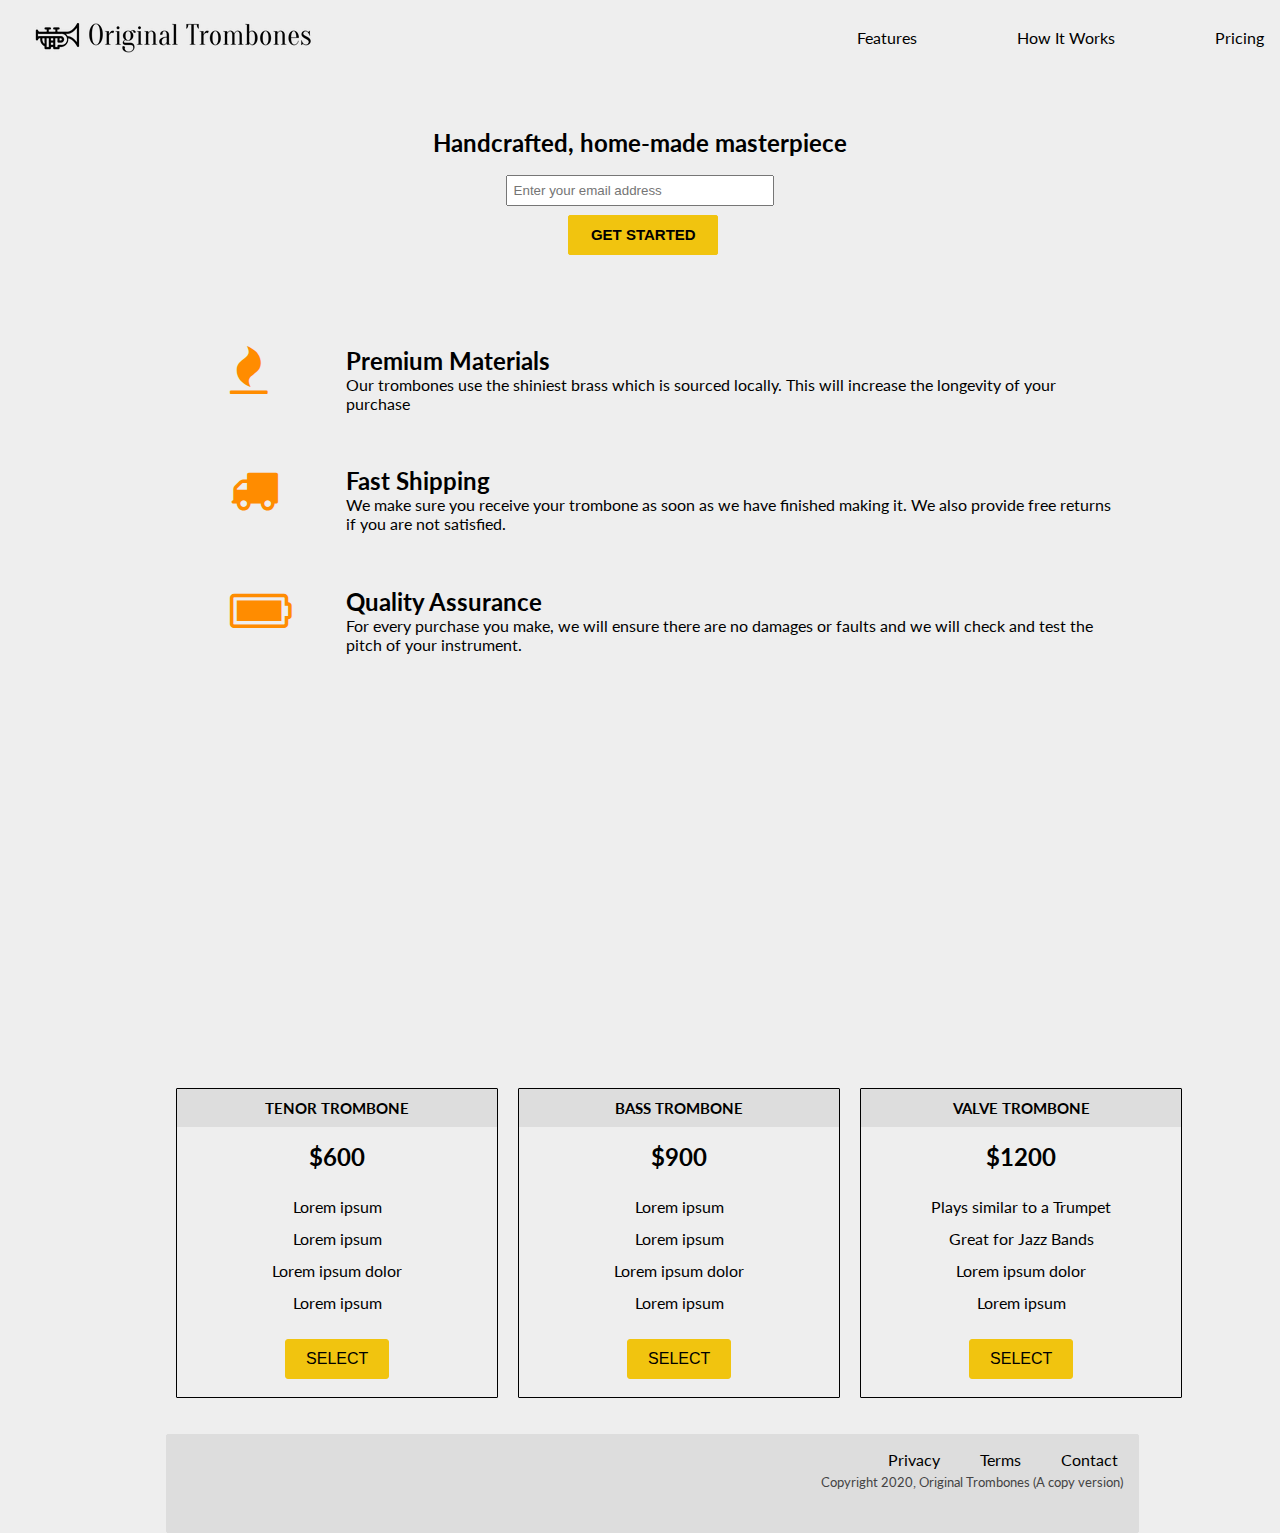
<file: index.html>
<!DOCTYPE html>
<html>
	<head>
		<title>Landing Page</title>
		<script src="https://cdn.freecodecamp.org/testable-projects-fcc/v1/bundle.js"></script>
		<link rel="stylesheet" type="text/css" href="productlanding.css">
		<link rel="stylesheet" href="https://cdnjs.cloudflare.com/ajax/libs/font-awesome/4.7.0/css/font-awesome.min.css">
	</head>

	<body>
		<header id="header">
			<img id="header-img" src="logo.PNG" alt="logo">
			<nav id="nav-bar">
				<ul>
					<li class="nav-link"><a href="#features">Features</a></li>
					<li class="nav-link"><a href="#howitworks">How It Works</a></li>
					<li class="nav-link"><a href="#pricing">Pricing</a></li>
				</ul>	
			</nav>
		</header>

		<main class="features_container">
			<section class="form_section">
				<h3 class="form_title">Handcrafted, home-made masterpiece</h3>
				<form id="form" action="https://www.freecodecamp.com/email-submit">
					<input id="email" type="email" name="email" placeholder="Enter your email address" required />
					<input type="submit" id="submit" value="Get Started" class="form_bttn"></input>
				</form>
			</section>

			<div class="features_container">
				<section id="features">
					<div class="guide">
						<div class="icon"><i class="fa fa-3x fa-fire"></i></div>
						<div class="desc">
						<h2>Premium Materials</h2>
						<p>Our trombones use the shiniest brass which is sourced locally. This will increase the longevity of your purchase</p>
						</div>

					<div class="guide">
						<div class="icon"><i class="fa fa-3x fa-truck"></i></div>
						<div class="desc">
						<h2>Fast Shipping</h2>
						<p>We make sure you receive your trombone as soon as we have finished making it. We also provide free returns if you are not satisfied.</p>
						</div>

					<div class="guide">
						<div class="icon"><i class="fa fa-3x fa-battery-full"></i></div>
						<div class="desc">
						<h2>Quality Assurance</h2>
						<p>For every purchase you make, we will ensure there are no damages or faults and we will check and test the pitch of your instrument.</p>
						</div>
					</div>
				</section>
			</div>

			<section id="howitworks">
				<iframe
		        id="video"
		        height="315"
		        width="550"
		        src="https://www.youtube-nocookie.com/embed/y8Yv4pnO7qc?rel=0&amp;controls=0&amp;showinfo=0"
		        frameborder="0"
		        allowfullscreen></iframe>
			</section>

			<section id="pricing">
				<div class="three_boxes">
					<h3>tenor trombone</h3>
					<p>$600</p>
					<div class="attributes">
						<p>Lorem ipsum</p>
						<p>Lorem ipsum</p>
						<p>Lorem ipsum dolor</p>
						<p>Lorem ipsum</p>
					</div>
					<button class="orange_bttn">Select</button>
				</div>

				<div class="three_boxes">
					<h3>bass trombone</h3>
					<p>$900</p>
					<div class="attributes">
						<p>Lorem ipsum</p>
						<p>Lorem ipsum</p>
						<p>Lorem ipsum dolor</p>
						<p>Lorem ipsum</p>
					</div>
					<button class="orange_bttn">Select</button>
				</div>

				<div class="three_boxes">
					<h3>valve trombone</h3>
					<p>$1200</p>
					<div class="attributes">
						<p>Plays similar to a Trumpet</p>
						<p>Great for Jazz Bands</p>
						<p>Lorem ipsum dolor</p>
						<p>Lorem ipsum</p>
					</div>
					<button class="orange_bttn">Select</button>
				</div>
			</section>
		</main>

		<footer>
			<div class="footer_first">
				<p><a href="#">Privacy</a></p>
				<p><a href="#">Terms</a></p>
				<p><a href="#">Contact</a></p>
			</div>

			<div class="footer_second">
				<p>Copyright 2020, Original Trombones &#40;A copy version&#41;</p>
			</div>
		</footer>
	</body>
</html>
</file>
<file: productlanding.css>
@import url('https://fonts.googleapis.com/css2?family=Lato&display=swap');

* {
	margin: 0;
	padding: 0;
	box-sizing: border-box;
}

body {
	background: #eee;
	font-family: 'Lato', sans-serif;
}

#header {
	position: fixed;
	top: 0;
	min-height: 75px;
	padding: 0px 30px;
	display: flex;
	justify-content: space-around;
	align-items: center;
	background-color: #eee;
	width: 100%;
	z-index: 2;
}

nav > ul {
	list-style-type: none;
	display: flex;
	flex-direction: row;
	justify-content: flex-end;
	cursor: pointer;
	width: 1000px;
}

.nav-link {
	padding: 0 50px 0 50px;
}

.nav-link > a {
	text-decoration: none;
	color: black;
}


.form_section {
	margin: 10% 15% auto 15%;
	position: absolute;
	width: 70%;
}

.form_title {
	text-align: center;
	font-weight: bold;
	font-size: 24px;
}

input {
	width: 30%;
	padding: 6px;
	margin: 2% 35% auto 35%;
}

.form_bttn {
	margin: 1% 42% 10% 42%;
	border: 1px solid #f1c40f;
	background: #f1c40f;
	padding: 0 15px;
	border-radius: 2px;
	height: 40px;
	text-transform: uppercase;
	font-size: 15px;
	font-weight: bold;
	cursor: pointer;
	width: 150px;
}

#form input[type="submit"]:hover {
	background: orange;
  	transition: background-color 1s;
}

#features {
	margin: 27% 27%;
	position: absolute;
	width: 60%;
}

.desc  {
	margin-bottom: 7%;	
}

.icon {
	color: darkorange;
}

#features .icon {
	margin: 0 -15% 0 -15%;
	position: absolute;
}

#howitworks {
	position: absolute;
	margin: 55% 35% auto 35%;
}

#pricing {
	position: absolute;
	margin: 85% 20% auto 14%;
	display: flex;
	flex-direction: row;
	width: 1000px;
	justify-content: center;
}

.three_boxes {
	border: 1px solid black;
	border-radius: 1px;
	text-align: center;
	padding: 1% 5%;
	width: 350px;
	height: 310px;
	margin: 0 10px;
}

.three_boxes > h3 {
	text-transform: uppercase;
	font-size: 15px;
	background: #ddd;
	width: 320px;
	margin: -10px -50px;
	padding: 10px;
}

.three_boxes > p {
	margin: 25px 0 20px 0;
	font-weight: bold;
	font-size: 24px;
}

.attributes > p {
	line-height: 2em;
}

.orange_bttn {
	margin: 20px 0 10px 0;
	background: #f1c40f;
	padding: 10px 20px;
	border-radius: 3px;
	border: 1px solid #f1c40f;
	text-transform: uppercase;
	font-size: 16px;
	cursor: pointer;
}

button:hover{
	background: orange;
	transition: background 1s;
}

footer {
	position: absolute;
	margin: 112% 13%;
	background: #ddd;
	border: 1px solid #ddd;
	border-radius: 2px;
	width: 76%;
	text-align: right;
	height: 11%;
}

.footer_first {
	display: flex;
	flex-direction: row;
	justify-content: flex-end;
}

.footer_first > p {
	margin: 15px 20px 5px 20px;
}

.footer_second > p {
	font-size: 13px;
	color: #444;
	margin: 0 15px;
}

footer a {
	text-decoration: none;
	color: black;
}

@media (max-width: 768px) {

	body {
		overflow-x: hidden; 
	}

	#header {
	position: fixed;
	top: 0;
	min-height: 120px;
	display: flex;
	flex-direction: column;
	background-color: #eee;
	z-index: 2;
}

#header-img {
	width: 250px;
	margin: 20px auto 10px auto;
}

nav > ul {
	list-style-type: none;
	cursor: pointer;
	font-size: 16px;
	width: 200px;
	display: flex;
	flex-direction: column;
	text-align: center;
}

.nav-link {
	padding: 5px;
}

.nav-link > a {
	text-decoration: none;
	color: black;
}


.form_section {
	margin: 200px 0 auto 0;
	position: relative;
	width: 75%;
}

.form_title {
	text-align: center;
	font-weight: bold;
	font-size: 20px;
	margin: 0;
	width: 130%;
	
}

input {
	width: 80%;
	padding: 6px;
	margin: 5% 26% auto 26%;
}

.form_bttn {
	margin: 5% 42% 10% 42%;
	border: 1px solid #f1c40f;
	background: #f1c40f;
	padding: 0 15px;
	border-radius: 2px;
	height: 40px;
	text-transform: uppercase;
	font-size: 15px;
	font-weight: bold;
	cursor: pointer;
	width: 150px;
}

#form input[type="submit"]:hover {
	background: orange;
  	transition: background-color 1s;
}

#features {
	margin: 60px 120px auto 120px;
	position: relative;
	width: 60%;
}

.desc  {
	margin-bottom: 7%;	
}

.icon {
	color: darkorange;
}

#features .icon {
	margin: 0 -100px 0 -100px;
	position: absolute;
}

#howitworks {
	position: relative;
	margin: 60px 42px auto 42px;
}

#video {
	width: 350px;
	height: 220px;
}

#pricing {
	position: relative;
	margin: 60px 0 auto 0;
	display: flex;
	flex-direction: row;
	flex-wrap: wrap;
	width: 100%;
	justify-content: center;
}

.three_boxes {
	border: 1px solid black;
	border-radius: 1px;
	text-align: center;
	padding: 1% 5%;
	width: 350px;
	height: 310px;
	margin: 5px 10px;
}

.three_boxes > h3 {
	text-transform: uppercase;
	font-size: 15px;
	background: #ddd;
	width: 348px;
	margin: -5px -21px;
	padding: 10px;
	position: relative;
}

footer {
	position: relative;
	margin: 60px -10px auto -10px;
	background: #ddd;
	border: 1px solid #ddd;
	border-radius: 2px;
	width: 105%;
	text-align: right;
	height: 11%;
}

.footer_first {
	display: flex;
	flex-direction: row;
	justify-content: flex-end;
}

.footer_first > p {
	margin: 15px 20px 5px 20px;
}

.footer_second > p {
	font-size: 13px;
	color: #444;
	margin: 0 15px;
}

}


@media (max-width: 922px) and (min-width: 768px) {

	body {
		overflow-x: hidden; 
	}

	#header {
	position: fixed;
	top: 0;
	min-height: 120px;
	display: flex;
	flex-direction: row;
	background-color: #eee;
	z-index: 2;
}

#header-img {
	width: 250px;
	margin: 5px 100px 10px 20px;
	
}

nav > ul {
	list-style-type: none;
	cursor: pointer;
	font-size: 16px;
	width: 350px;
	display: flex;
	flex-direction: row;
	text-align: center;
}

.nav-link {
	padding: 20px;
}

.form_section {
	margin: 200px 0 auto 0;
	position: relative;
	width: 70%;
}

.form_title {
	text-align: center;
	font-weight: bold;
	font-size: 20px;
	margin: 0;
	width: 150%;
}

input {
	width: 50%;
	padding: 6px;
	margin: 20px 300px auto 300px;
}

.form_bttn {
	margin: 20px 380px auto 380px;
	border: 1px solid #f1c40f;
	background: #f1c40f;
	padding: 0 15px;
	border-radius: 2px;
	height: 40px;
	text-transform: uppercase;
	font-size: 15px;
	font-weight: bold;
	cursor: pointer;
	width: 150px;
}

#form input[type="submit"]:hover {
	background: orange;
  	transition: background-color 1s;
}

#features {
	margin: 70px 250px auto 250px;
	position: relative;
	width: 60%;
}

.desc  {
	margin-bottom: 7%;	
}

.icon {
	color: darkorange;
}

#features .icon {
	margin: 0 -100px 0 -100px;
	position: absolute;
}

#howitworks {
	position: relative;
	margin: 60px 150px auto 150px;
}

#pricing {
	position: relative;
	margin: 60px 0 auto 5px;
	display: flex;
	flex-direction: row;
	flex-wrap: nowrap;
	width: 830px;
	justify-content: center;
}

.three_boxes {
	border: 1px solid black;
	border-radius: 1px;
	text-align: center;
	padding: 1% 5%;
	width: 280px;
	height: 310px;
	margin: 0 3px;
}

.three_boxes > h3 {
	text-transform: uppercase;
	font-size: 15px;
	background: #ddd;
	width: 145%;
	margin: -8px -42px;
	padding: 10px;
}

footer {
	position: relative;
	margin: 60px -50px auto -50px;
	background: #ddd;
	border: 1px solid #ddd;
	border-radius: 2px;
	width: 900px;
	text-align: right;
	height: 11%;
}

.footer_first {
	display: flex;
	flex-direction: row;
	justify-content: flex-end;
	margin: auto 40px;
}

.footer_first > p {
	margin: 15px 20px 5px 20px;
}

.footer_second > p {
	font-size: 13px;
	color: #444;
	margin: 0 40px;
}

}

@media (max-width: 1200px) and (min-width: 922px) {

	body {
		overflow-x: hidden; 
	}

#header {
	position: fixed;
	top: 0;
	min-height: 90px;
	display: flex;
	flex-direction: row;
	background-color: #eee;
	z-index: 2;
}

#header-img {
	width: 250px;
	margin: 5px 150px 10px 20px;
	
}

nav > ul {
	list-style-type: none;
	cursor: pointer;
	font-size: 16px;
	width: 350px;
	display: flex;
	flex-direction: row;
	text-align: center;
}

.nav-link {
	padding: 20px;
}

.form_section {
	margin: 22% 0 auto 0;
	position: absolute;
	width: 70%;
}

.form_title {
	text-align: center;
	font-weight: bold;
	font-size: 20px;
	margin: 0 -40% 0 -5%;
	
}

input {
	width: 45%;
	padding: 6px;
	margin: 3% 45% auto 45%;
}

.form_bttn {
	margin: 3% 55% 10% 55%;
	border: 1px solid #f1c40f;
	background: #f1c40f;
	padding: 0 15px;
	border-radius: 2px;
	height: 40px;
	text-transform: uppercase;
	font-size: 15px;
	font-weight: bold;
	cursor: pointer;
	width: 150px;
}

	#features {
	margin: 50% 27%;
	position: absolute;
	width: 60%;
}

.desc  {
	margin-bottom: 7%;	
}

.icon {
	color: darkorange;
}

#features .icon {
	margin: 0 -30% 0 -30%;
	position: absolute;
}

#howitworks {
	position: absolute;
	margin: 95% 12% auto 12%;
}

#pricing {
	position: absolute;
	margin: 140% 0 auto 205px;
	display: flex;
	flex-direction: row;
	flex-wrap: nowrap;
	width: 500px;
	justify-content: center;
}

.three_boxes {
	border: 1px solid black;
	border-radius: 1px;
	text-align: center;
	padding: 1% 5%;
	width: 280px;
	height: 310px;
	margin: 5px 10px;
}

.three_boxes > h3 {
	text-transform: uppercase;
	font-size: 15px;
	background: #ddd;
	width: 277px;
	margin: -5px -25px;
	padding: 10px;
}

footer {
	position: absolute;
	margin: 180% -10%;
	background: #ddd;
	border: 1px solid #ddd;
	border-radius: 2px;
	width: 1000px;
	text-align: right;
	height: 11%;
}

.footer_first {
	display: flex;
	flex-direction: row;
	justify-content: flex-end;
	margin: auto 40px;
}

.footer_first > p {
	margin: 15px 20px 5px 20px;
}

.footer_second > p {
	font-size: 13px;
	color: #444;
	margin: 0 40px;
}

}
</file>
